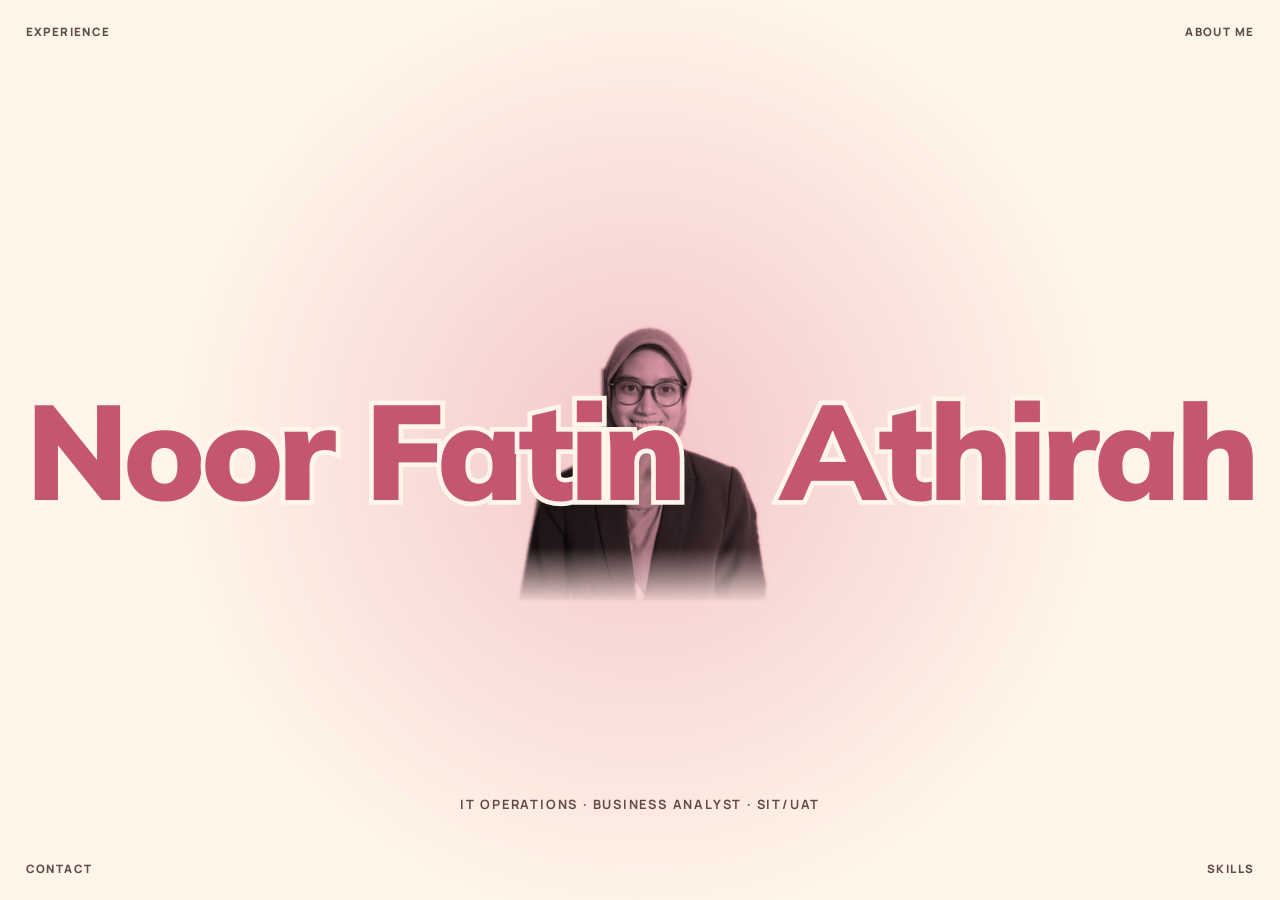
<file: index.html>
<!doctype html>
<html lang="en" class="cycle">
<head>
  <meta charset="utf-8">
  <meta name="viewport" content="width=device-width, initial-scale=1">
  <title>Noor Fatin Athirah — IT Professional</title>
  <meta name="description" content="Portfolio of Noor Fatin Athirah: IT operations, business analysis and SIT/UAT testing.">
  <link rel="preconnect" href="https://fonts.googleapis.com">
  <link rel="preconnect" href="https://fonts.gstatic.com" crossorigin>
  <link href="https://fonts.googleapis.com/css2?family=Manrope:wght@400;600;800&family=Mulish:wght@900&display=swap" rel="stylesheet">
  <link rel="stylesheet" href="style.css">
</head>
<body>
  <main class="home">
    <a class="corner tl" href="experience.html">Experience</a>
    <a class="corner tr" href="about.html">About me</a>
    <a class="corner bl" href="contact.html">Contact</a>
    <a class="corner br" href="skills.html">Skills</a>

    <h1 class="name">
      <span>Noor Fatin</span>
      <div class="portrait" role="img" aria-label="Portrait of Noor Fatin Athirah"></div>
      <span>Athirah</span>
    </h1>
    <p class="tag">IT Operations · Business Analyst · SIT/UAT</p>
  </main>
  <script src="script.js"></script>
</body>
</html>
</file>
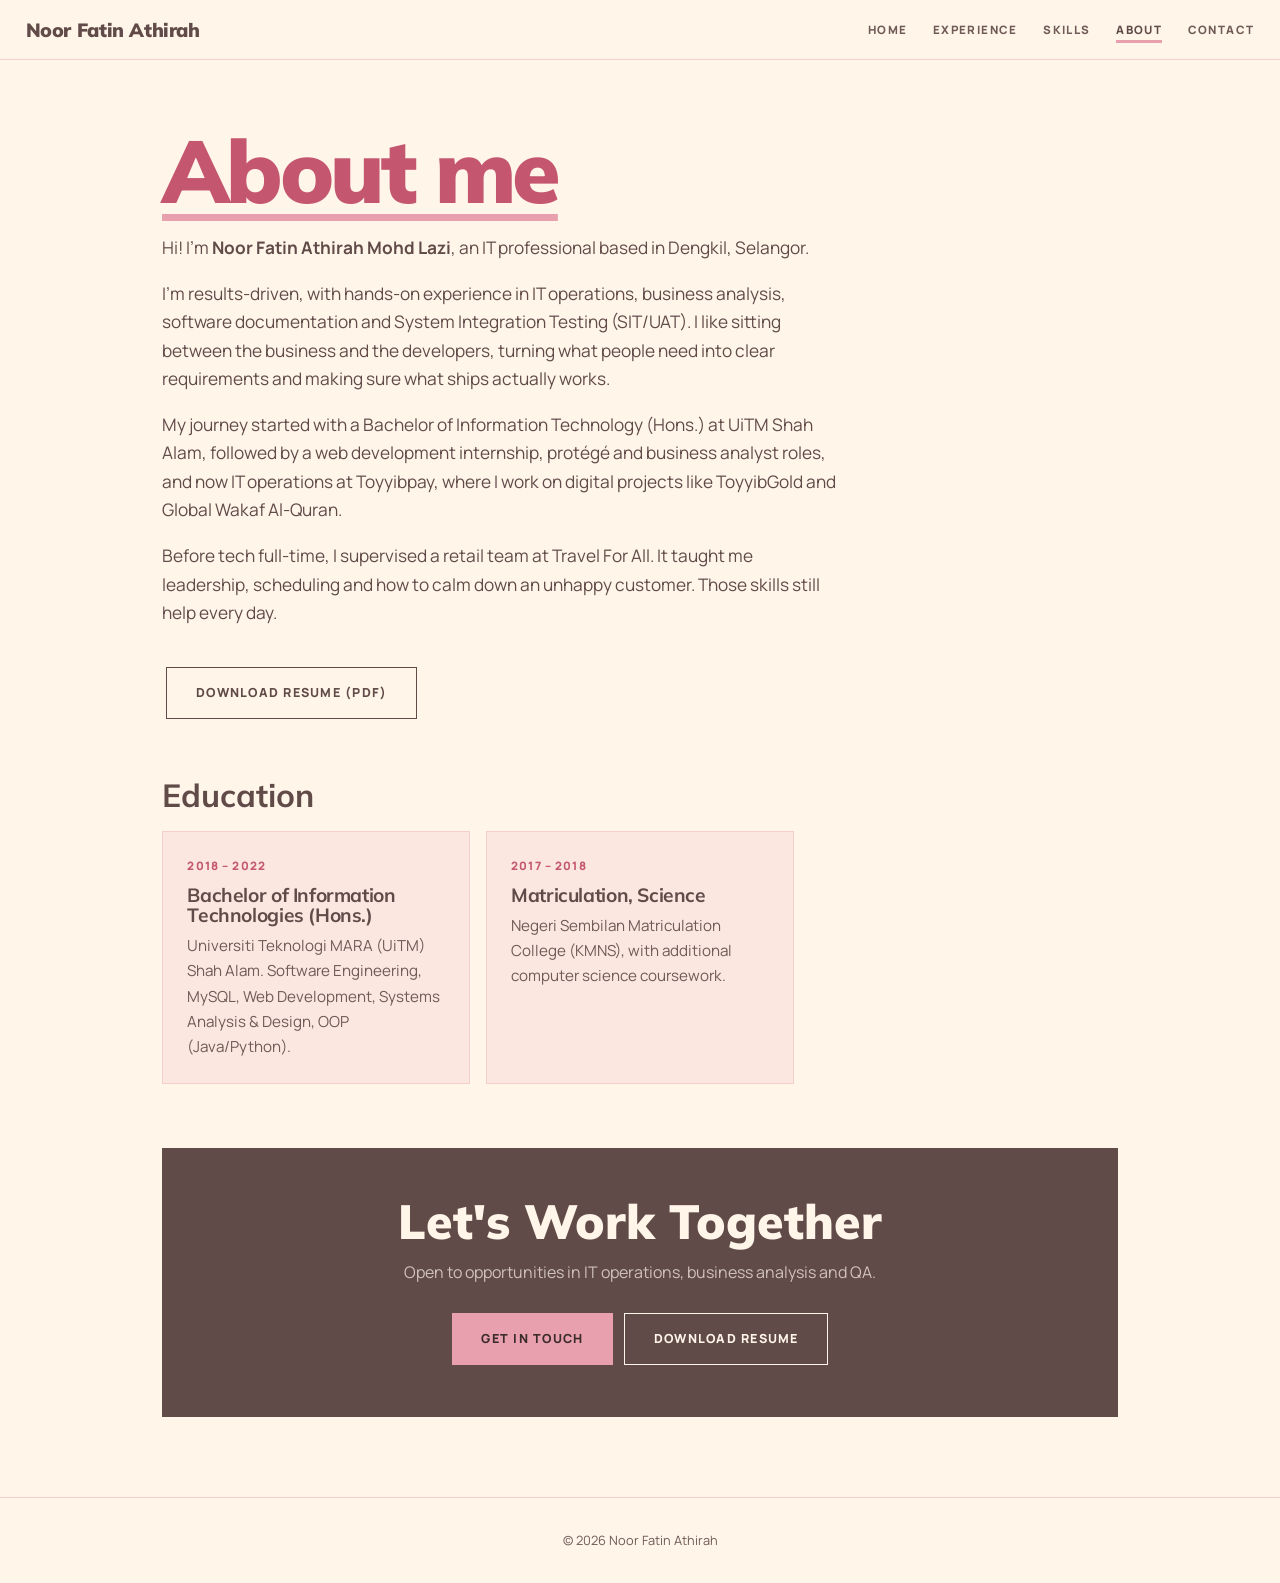
<file: about.html>
<!doctype html>
<html lang="en">
<head>
  <meta charset="utf-8">
  <meta name="viewport" content="width=device-width, initial-scale=1">
  <title>About — Noor Fatin Athirah</title>
  <link rel="preconnect" href="https://fonts.googleapis.com">
  <link rel="preconnect" href="https://fonts.gstatic.com" crossorigin>
  <link href="https://fonts.googleapis.com/css2?family=Manrope:wght@400;600;800&family=Mulish:wght@900&display=swap" rel="stylesheet">
  <link rel="stylesheet" href="style.css">
</head>
<body>
  <header class="bar">
    <a class="brand" href="index.html">Noor Fatin Athirah</a>
    <nav><a href="index.html">Home</a><a href="experience.html">Experience</a><a href="skills.html">Skills</a><a class="on" href="about.html">About</a><a href="contact.html">Contact</a></nav>
  </header>
  <main class="wrap">
    <h1>About me</h1>
    <div class="prose">
      <p>Hi! I'm <strong>Noor Fatin Athirah Mohd Lazi</strong>, an IT professional based in Dengkil, Selangor.</p>
      <p>I'm results-driven, with hands-on experience in IT operations, business analysis, software documentation and System Integration Testing (SIT/UAT). I like sitting between the business and the developers, turning what people need into clear requirements and making sure what ships actually works.</p>
      <p>My journey started with a Bachelor of Information Technology (Hons.) at UiTM Shah Alam, followed by a web development internship, protégé and business analyst roles, and now IT operations at Toyyibpay, where I work on digital projects like ToyyibGold and Global Wakaf Al-Quran.</p>
      <p>Before tech full-time, I supervised a retail team at Travel For All. It taught me leadership, scheduling and how to calm down an unhappy customer. Those skills still help every day.</p>
    </div>

    <p><a class="btn dl" href="resume.pdf" download="Noor-Fatin-Athirah-Resume.pdf" style="border-color:var(--fg)">Download resume (PDF)</a></p>

    <h2 style="margin:3.5rem 0 1.2rem;font-size:2rem;">Education</h2>
    <div class="grid">
      <article class="card"><div class="meta">2018 – 2022</div><h3>Bachelor of Information Technologies (Hons.)</h3><p>Universiti Teknologi MARA (UiTM) Shah Alam. Software Engineering, MySQL, Web Development, Systems Analysis &amp; Design, OOP (Java/Python).</p></article>
      <article class="card"><div class="meta">2017 – 2018</div><h3>Matriculation, Science</h3><p>Negeri Sembilan Matriculation College (KMNS), with additional computer science coursework.</p></article>
    </div>

    <section class="cta">
      <h2>Let's Work Together</h2>
      <p>Open to opportunities in IT operations, business analysis and QA.</p>
      <a class="btn solid" href="contact.html">Get in touch</a>
      <a class="btn" href="resume.pdf" download="Noor-Fatin-Athirah-Resume.pdf">Download resume</a>
    </section>
  </main>
  <footer>© <span id="y"></span> Noor Fatin Athirah</footer>
  <script src="script.js"></script>
</body>
</html>
</file>
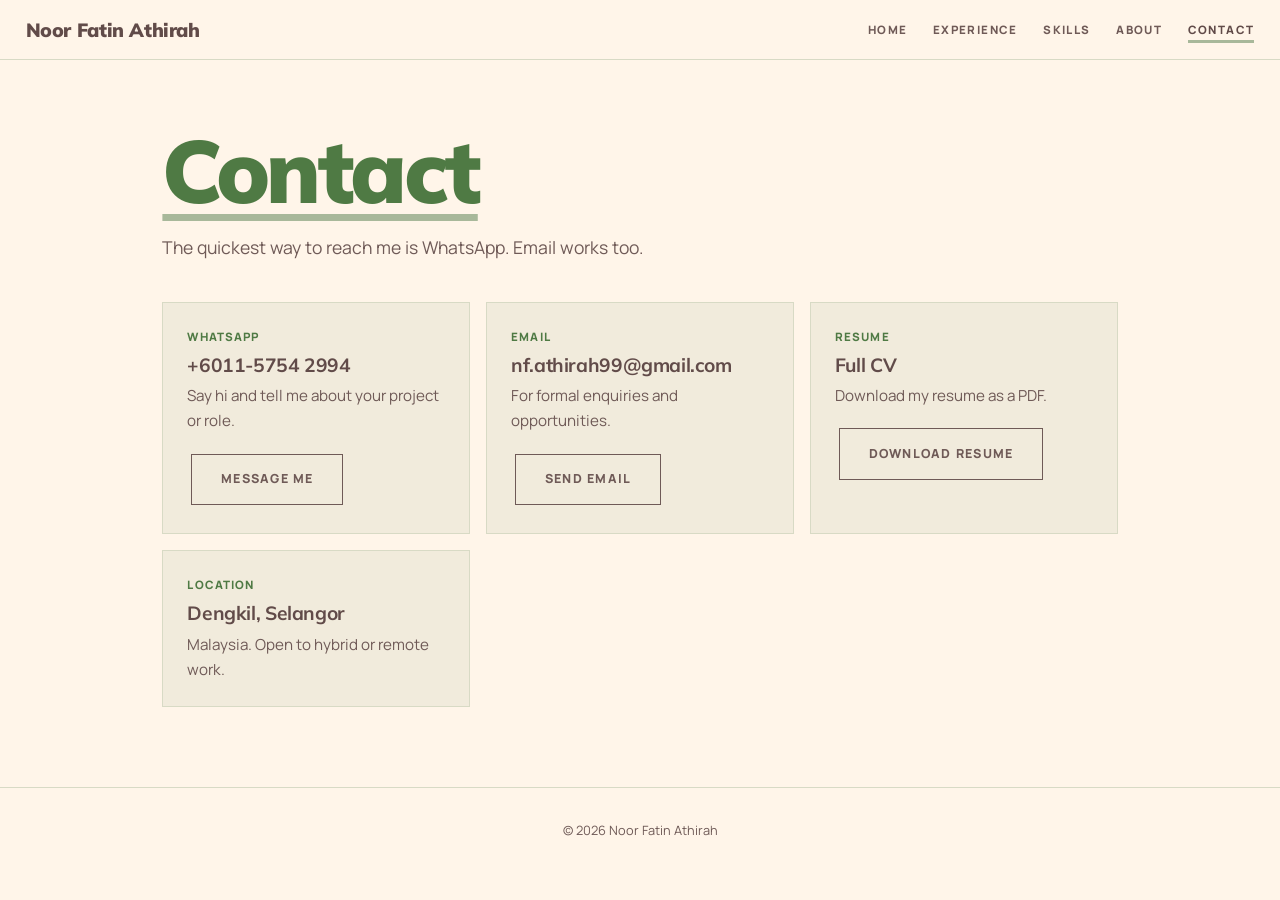
<file: contact.html>
<!doctype html>
<html lang="en" class="matcha">
<head>
  <meta charset="utf-8">
  <meta name="viewport" content="width=device-width, initial-scale=1">
  <title>Contact — Noor Fatin Athirah</title>
  <link rel="preconnect" href="https://fonts.googleapis.com">
  <link rel="preconnect" href="https://fonts.gstatic.com" crossorigin>
  <link href="https://fonts.googleapis.com/css2?family=Manrope:wght@400;600;800&family=Mulish:wght@900&display=swap" rel="stylesheet">
  <link rel="stylesheet" href="style.css">
</head>
<body>
  <header class="bar">
    <a class="brand" href="index.html">Noor Fatin Athirah</a>
    <nav><a href="index.html">Home</a><a href="experience.html">Experience</a><a href="skills.html">Skills</a><a href="about.html">About</a><a class="on" href="contact.html">Contact</a></nav>
  </header>
  <main class="wrap">
    <h1>Contact</h1>
    <p class="lead">The quickest way to reach me is WhatsApp. Email works too.</p>
    <div class="grid">
      <article class="card"><div class="meta">WhatsApp</div><h3>+6011-5754 2994</h3><p>Say hi and tell me about your project or role.</p><p style="margin-top:1rem"><a class="btn" href="https://wa.me/601157542994?text=Hi%20Athirah%2C%20I%20found%20your%20portfolio." target="_blank" rel="noopener">Message me</a></p></article>
      <article class="card"><div class="meta">Email</div><h3>nf.athirah99@gmail.com</h3><p>For formal enquiries and opportunities.</p><p style="margin-top:1rem"><a class="btn" href="mailto:nf.athirah99@gmail.com">Send email</a></p></article>
      <article class="card"><div class="meta">Resume</div><h3>Full CV</h3><p>Download my resume as a PDF.</p><p style="margin-top:1rem"><a class="btn" href="resume.pdf" download="Noor-Fatin-Athirah-Resume.pdf">Download resume</a></p></article>
      <article class="card"><div class="meta">Location</div><h3>Dengkil, Selangor</h3><p>Malaysia. Open to hybrid or remote work.</p></article>
    </div>
  </main>
  <footer>© <span id="y"></span> Noor Fatin Athirah</footer>
  <script src="script.js"></script>
</body>
</html>
</file>
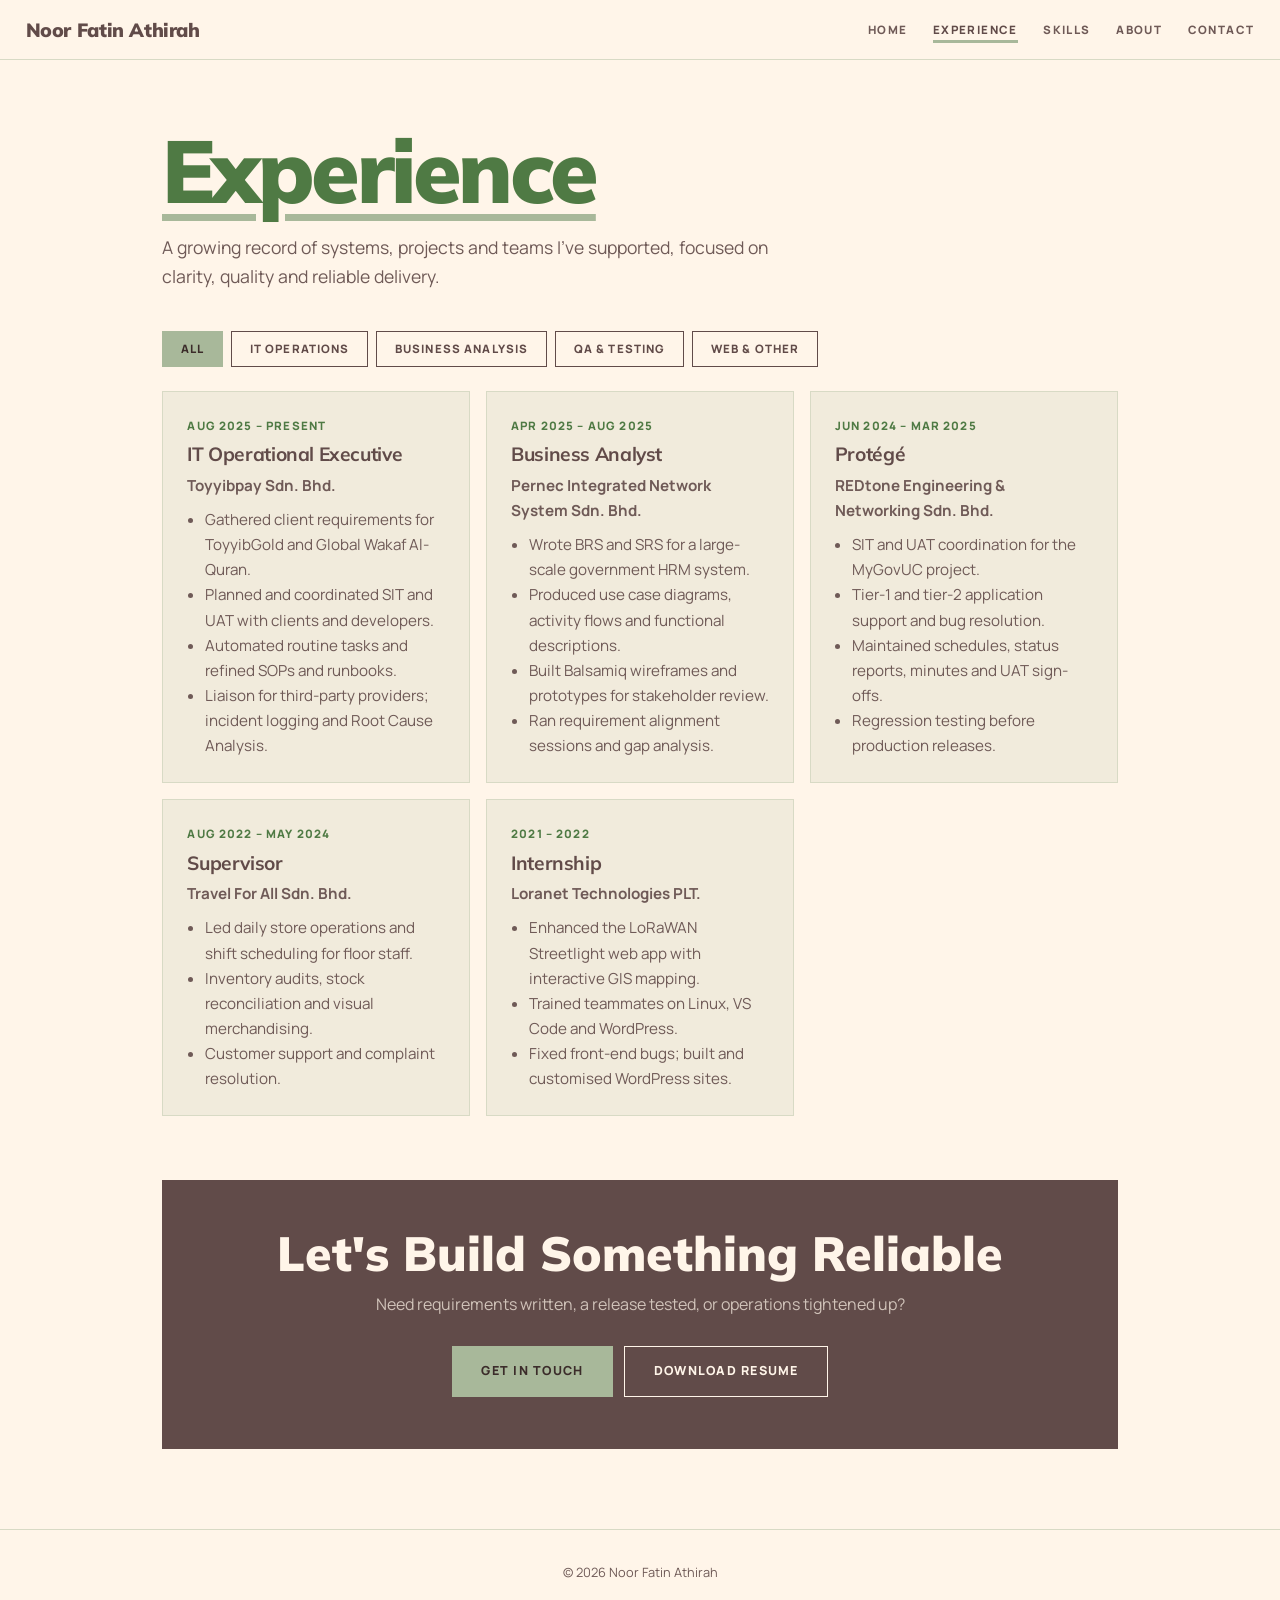
<file: experience.html>
<!doctype html>
<html lang="en" class="matcha">
<head>
  <meta charset="utf-8">
  <meta name="viewport" content="width=device-width, initial-scale=1">
  <title>Experience — Noor Fatin Athirah</title>
  <link rel="preconnect" href="https://fonts.googleapis.com">
  <link rel="preconnect" href="https://fonts.gstatic.com" crossorigin>
  <link href="https://fonts.googleapis.com/css2?family=Manrope:wght@400;600;800&family=Mulish:wght@900&display=swap" rel="stylesheet">
  <link rel="stylesheet" href="style.css">
</head>
<body>
  <header class="bar">
    <a class="brand" href="index.html">Noor Fatin Athirah</a>
    <nav><a href="index.html">Home</a><a class="on" href="experience.html">Experience</a><a href="skills.html">Skills</a><a href="about.html">About</a><a href="contact.html">Contact</a></nav>
  </header>
  <main class="wrap">
    <h1>Experience</h1>
    <p class="lead">A growing record of systems, projects and teams I've supported, focused on clarity, quality and reliable delivery.</p>

    <div class="tabs" id="tabs">
      <button class="on" data-f="all">All</button>
      <button data-f="ops">IT Operations</button>
      <button data-f="ba">Business Analysis</button>
      <button data-f="qa">QA &amp; Testing</button>
      <button data-f="dev">Web &amp; Other</button>
    </div>

    <div class="grid" id="cards">
      <article class="card" data-c="ops qa">
        <div class="meta">Aug 2025 – Present</div>
        <h3>IT Operational Executive</h3><p><strong>Toyyibpay Sdn. Bhd.</strong></p>
        <ul>
          <li>Gathered client requirements for ToyyibGold and Global Wakaf Al-Quran.</li>
          <li>Planned and coordinated SIT and UAT with clients and developers.</li>
          <li>Automated routine tasks and refined SOPs and runbooks.</li>
          <li>Liaison for third-party providers; incident logging and Root Cause Analysis.</li>
        </ul>
      </article>
      <article class="card" data-c="ba">
        <div class="meta">Apr 2025 – Aug 2025</div>
        <h3>Business Analyst</h3><p><strong>Pernec Integrated Network System Sdn. Bhd.</strong></p>
        <ul>
          <li>Wrote BRS and SRS for a large-scale government HRM system.</li>
          <li>Produced use case diagrams, activity flows and functional descriptions.</li>
          <li>Built Balsamiq wireframes and prototypes for stakeholder review.</li>
          <li>Ran requirement alignment sessions and gap analysis.</li>
        </ul>
      </article>
      <article class="card" data-c="qa ops">
        <div class="meta">Jun 2024 – Mar 2025</div>
        <h3>Protégé</h3><p><strong>REDtone Engineering &amp; Networking Sdn. Bhd.</strong></p>
        <ul>
          <li>SIT and UAT coordination for the MyGovUC project.</li>
          <li>Tier-1 and tier-2 application support and bug resolution.</li>
          <li>Maintained schedules, status reports, minutes and UAT sign-offs.</li>
          <li>Regression testing before production releases.</li>
        </ul>
      </article>
      <article class="card" data-c="dev">
        <div class="meta">Aug 2022 – May 2024</div>
        <h3>Supervisor</h3><p><strong>Travel For All Sdn. Bhd.</strong></p>
        <ul>
          <li>Led daily store operations and shift scheduling for floor staff.</li>
          <li>Inventory audits, stock reconciliation and visual merchandising.</li>
          <li>Customer support and complaint resolution.</li>
        </ul>
      </article>
      <article class="card" data-c="dev">
        <div class="meta">2021 – 2022</div>
        <h3>Internship</h3><p><strong>Loranet Technologies PLT.</strong></p>
        <ul>
          <li>Enhanced the LoRaWAN Streetlight web app with interactive GIS mapping.</li>
          <li>Trained teammates on Linux, VS Code and WordPress.</li>
          <li>Fixed front-end bugs; built and customised WordPress sites.</li>
        </ul>
      </article>
    </div>

    <section class="cta">
      <h2>Let's Build Something Reliable</h2>
      <p>Need requirements written, a release tested, or operations tightened up?</p>
      <a class="btn solid" href="contact.html">Get in touch</a>
      <a class="btn" href="resume.pdf" download="Noor-Fatin-Athirah-Resume.pdf">Download resume</a>
    </section>
  </main>
  <footer>© <span id="y"></span> Noor Fatin Athirah</footer>
  <script src="script.js"></script>
</body>
</html>
</file>
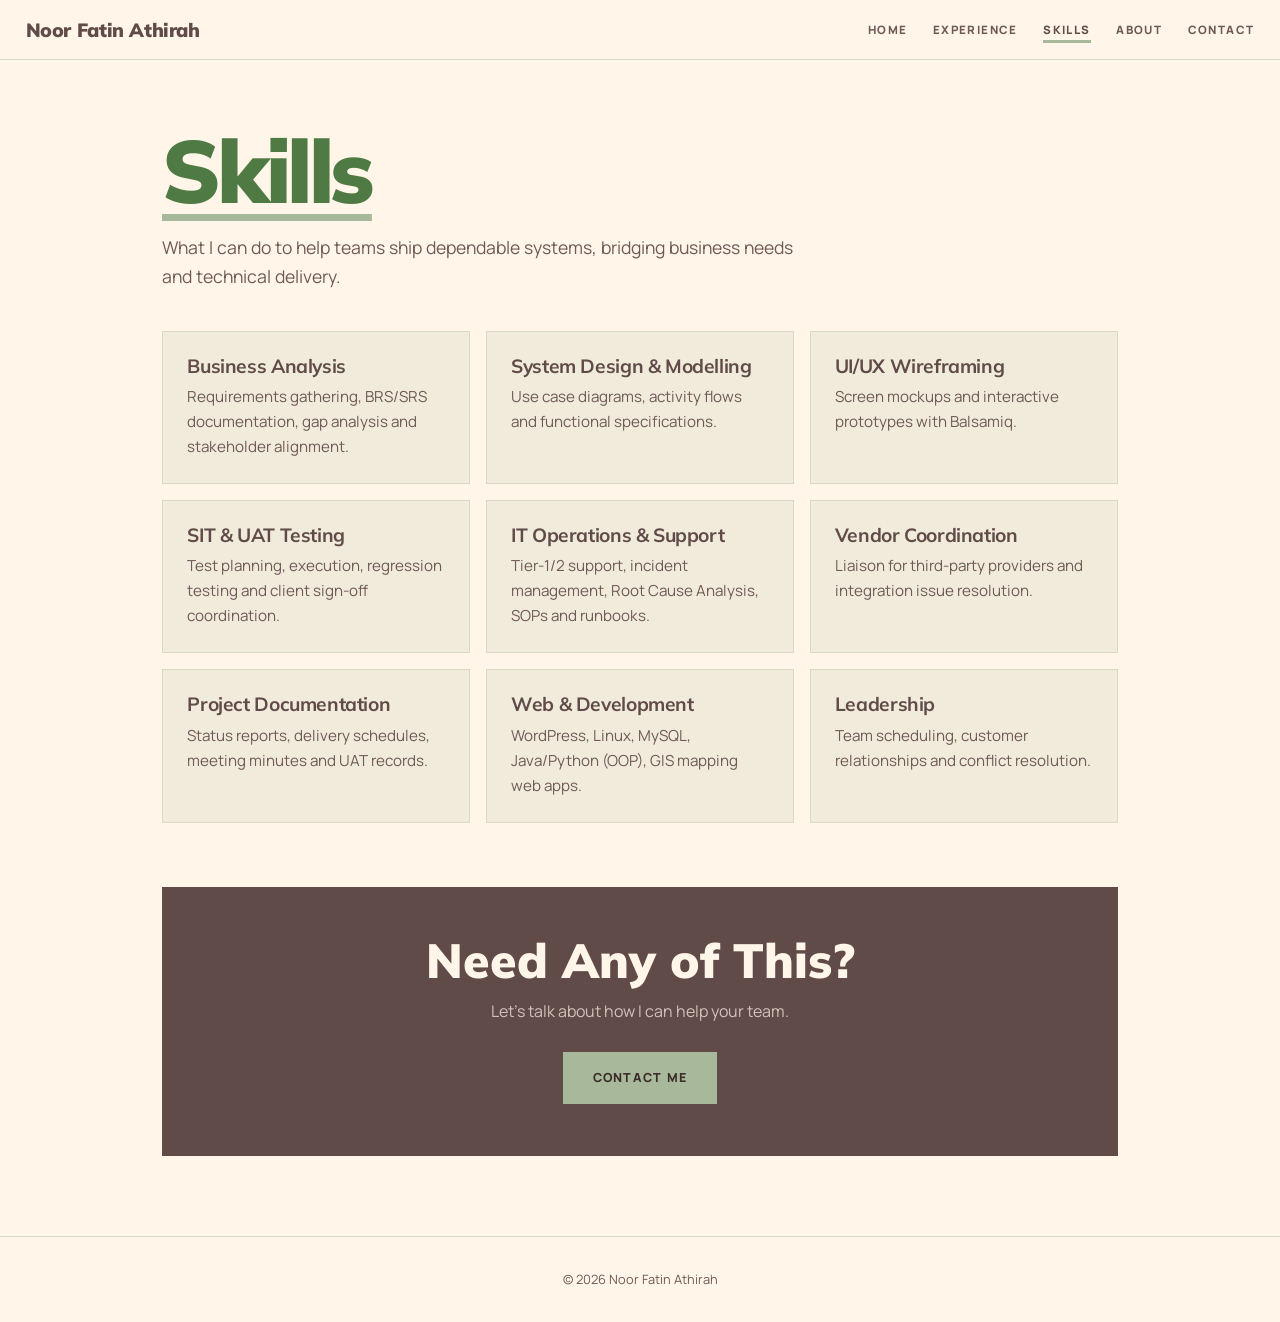
<file: skills.html>
<!doctype html>
<html lang="en" class="matcha">
<head>
  <meta charset="utf-8">
  <meta name="viewport" content="width=device-width, initial-scale=1">
  <title>Skills — Noor Fatin Athirah</title>
  <link rel="preconnect" href="https://fonts.googleapis.com">
  <link rel="preconnect" href="https://fonts.gstatic.com" crossorigin>
  <link href="https://fonts.googleapis.com/css2?family=Manrope:wght@400;600;800&family=Mulish:wght@900&display=swap" rel="stylesheet">
  <link rel="stylesheet" href="style.css">
</head>
<body>
  <header class="bar">
    <a class="brand" href="index.html">Noor Fatin Athirah</a>
    <nav><a href="index.html">Home</a><a href="experience.html">Experience</a><a class="on" href="skills.html">Skills</a><a href="about.html">About</a><a href="contact.html">Contact</a></nav>
  </header>
  <main class="wrap">
    <h1>Skills</h1>
    <p class="lead">What I can do to help teams ship dependable systems, bridging business needs and technical delivery.</p>
    <div class="grid">
      <article class="card"><h3>Business Analysis</h3><p>Requirements gathering, BRS/SRS documentation, gap analysis and stakeholder alignment.</p></article>
      <article class="card"><h3>System Design &amp; Modelling</h3><p>Use case diagrams, activity flows and functional specifications.</p></article>
      <article class="card"><h3>UI/UX Wireframing</h3><p>Screen mockups and interactive prototypes with Balsamiq.</p></article>
      <article class="card"><h3>SIT &amp; UAT Testing</h3><p>Test planning, execution, regression testing and client sign-off coordination.</p></article>
      <article class="card"><h3>IT Operations &amp; Support</h3><p>Tier-1/2 support, incident management, Root Cause Analysis, SOPs and runbooks.</p></article>
      <article class="card"><h3>Vendor Coordination</h3><p>Liaison for third-party providers and integration issue resolution.</p></article>
      <article class="card"><h3>Project Documentation</h3><p>Status reports, delivery schedules, meeting minutes and UAT records.</p></article>
      <article class="card"><h3>Web &amp; Development</h3><p>WordPress, Linux, MySQL, Java/Python (OOP), GIS mapping web apps.</p></article>
      <article class="card"><h3>Leadership</h3><p>Team scheduling, customer relationships and conflict resolution.</p></article>
    </div>
    <section class="cta">
      <h2>Need Any of This?</h2>
      <p>Let's talk about how I can help your team.</p>
      <a class="btn solid" href="contact.html">Contact me</a>
    </section>
  </main>
  <footer>© <span id="y"></span> Noor Fatin Athirah</footer>
  <script src="script.js"></script>
</body>
</html>
</file>
<file: style.css>
@property --accent { syntax:'<color>'; inherits:true; initial-value:#E8A0AE; }
:root { --bg:#FFF5E9; --fg:#614b49; --muted:#6f5a57; --berry:#C4566F; --deep:#C4566F; --accent:#E8A0AE; --ink:#3b2c2a;
  --line:color-mix(in srgb,var(--accent) 45%,var(--bg)); --card:color-mix(in srgb,var(--accent) 16%,var(--bg)); }
@media (prefers-color-scheme: dark) {
    :root { --bg:#2b2221; --fg:#FFF5E9; --muted:#d6c3bd; --berry:#F0A3B3; --deep:#F0A3B3; }
}
* { box-sizing:border-box; }
html { scroll-behavior:smooth; }
body { margin:0; background:var(--bg); color:var(--fg); font-family:Manrope,system-ui,sans-serif; line-height:1.65; }
a { color:inherit; }
h1,h2,h3 { font-family:Mulish,Manrope,sans-serif; line-height:1.05; margin:0; }

/* ---------- Home ---------- */
.home { min-height:100vh; display:grid; place-items:center; position:relative; overflow:hidden; }
.corner { position:fixed; font-size:.72rem; font-weight:800; letter-spacing:.12em; text-transform:uppercase; text-decoration:none; padding:1.4rem 1.6rem; z-index:5; }
.corner:hover { text-decoration:underline; text-underline-offset:4px; }
.tl { top:0; left:0; } .tr { top:0; right:0; } .bl { bottom:0; left:0; } .br { bottom:0; right:0; }
.name { display:flex; justify-content:space-between; align-items:center; width:min(96vw,1400px); font-size:clamp(2.8rem,10.5vw,9rem); font-weight:900; letter-spacing:-.04em; position:relative; }
.name span { position:relative; z-index:1; }
.portrait { position:absolute; left:50%; top:50%; transform:translate(-50%,-50%); width:clamp(120px,22vw,300px); aspect-ratio:4/3.3; z-index:2;
  background:#bdbdbd url("photo.png") center top/cover; overflow:hidden; transition:transform .6s cubic-bezier(.2,.7,.2,1); }
.name:hover .portrait { transform:translate(-50%,-50%) scale(1.06); }
.tag { position:absolute; bottom:22vh; width:100%; text-align:center; color:var(--muted); font-size:.95rem; }

/* ---------- Inner pages ---------- */
.bar { position:sticky; top:0; z-index:10; display:flex; justify-content:space-between; align-items:center; padding:1.1rem 1.6rem; background:var(--bg); border-bottom:1px solid var(--line); }
.brand { font:900 1.2rem Mulish,sans-serif; text-decoration:none; letter-spacing:-.02em; }
.bar nav { display:flex; gap:1.6rem; }
.bar nav a { font-size:.72rem; font-weight:800; letter-spacing:.12em; text-transform:uppercase; text-decoration:none; color:var(--muted); }
.bar nav a:hover, .bar nav a.on { color:var(--fg); }
.wrap { max-width:1000px; margin:0 auto; padding:4rem 1.4rem 5rem; }
.wrap > h1 { font-size:clamp(2.4rem,8vw,5.5rem); font-weight:900; letter-spacing:-.04em; margin-bottom:1rem; }
.lead { color:var(--muted); font-size:1.1rem; max-width:640px; margin:0 0 2.5rem; }
.prose p { max-width:680px; font-size:1.08rem; }

.grid { display:grid; grid-template-columns:repeat(auto-fill,minmax(280px,1fr)); gap:1rem; }
.card { background:var(--card); border:1px solid var(--line); padding:1.5rem; transition:transform .25s, border-color .25s; }
.card:hover { transform:translateY(-4px); border-color:var(--fg); }
.card h3 { font-size:1.2rem; margin-bottom:.5rem; letter-spacing:-.02em; }
.card p, .card li { color:var(--muted); font-size:.95rem; margin:0; }
.card ul { padding-left:1.1rem; margin:.6rem 0 0; }
.card .meta { font-size:.72rem; font-weight:800; letter-spacing:.1em; text-transform:uppercase; color:var(--muted); margin-bottom:.6rem; }

.tabs { display:flex; flex-wrap:wrap; gap:.5rem; margin-bottom:1.5rem; }
.tabs button { font:800 .72rem Manrope,sans-serif; letter-spacing:.1em; text-transform:uppercase; padding:.6rem 1.1rem; border:1px solid var(--fg); background:transparent; color:var(--fg); cursor:pointer; }
.tabs button.on, .tabs button:hover { background:var(--fg); color:var(--bg); }
.card.hide { display:none; }

.cta { margin-top:4rem; padding:3rem 1.5rem; background:var(--fg); color:var(--bg); text-align:center; }
.cta h2 { font-size:clamp(1.8rem,5vw,3rem); font-weight:900; margin-bottom:.8rem; }
.cta p { opacity:.7; margin:0 0 1.5rem; }
.btn { display:inline-block; padding:.9rem 1.8rem; border:1px solid currentColor; font-weight:800; font-size:.78rem; letter-spacing:.1em; text-transform:uppercase; text-decoration:none; margin:.25rem; }
.btn.solid { background:var(--bg); color:var(--fg); border-color:var(--bg); }
.btn:hover { opacity:.8; }
footer { text-align:center; color:var(--muted); font-size:.8rem; padding:2rem 1rem; border-top:1px solid var(--line); }

@media (max-width:640px) {
  .bar { flex-direction:column; gap:.6rem; }
  .bar nav { gap:1rem; flex-wrap:wrap; justify-content:center; }
  .name { flex-direction:column; gap:.4rem; font-size:clamp(3rem,16vw,6rem); }
  .portrait { position:relative; left:auto; top:auto; transform:none; order:1; width:55vw; margin:.5rem 0; }
  .name:hover .portrait { transform:none; }
  .name span { order:0; } .name span:last-child { order:2; }
  .tag { bottom:14vh; }
}

/* ---------- Motion ---------- */
@keyframes fadeIn { from { opacity:0 } to { opacity:1 } }
@keyframes wave { 0%,100% { transform:translateY(0) } 50% { transform:translateY(-.08em) } }
@keyframes zoomOut { from { transform:scale(1.35); opacity:0 } to { transform:scale(1); opacity:1 } }
@keyframes revealUp { from { clip-path:inset(100% 0 0 0) } to { clip-path:inset(0) } }
@keyframes rise { from { opacity:0; transform:translateY(24px) } to { opacity:1; transform:none } }

/* home intro: whole stage zooms out, letters fade in one by one, portrait wipes up */
.name { animation:zoomOut 1.4s cubic-bezier(.16,1,.3,1) both; }
.name .ch { display:inline-block; opacity:0; animation:fadeIn .4s forwards; animation-delay:calc(var(--i) * 60ms + .3s); }
.name:hover .ch { animation:fadeIn .3s forwards, wave 1.6s ease-in-out infinite; animation-delay:0s, calc(var(--i) * 70ms); opacity:1; }
.portrait { animation:revealUp 1.1s cubic-bezier(.77,0,.18,1) .5s both; }
.portrait::after { content:""; position:absolute; inset:0; background:url("photo.png") center top/cover; transform:scale(1.25); transition:transform 1.2s cubic-bezier(.2,.7,.2,1); }
.name:hover .portrait::after { transform:scale(1); }
.tag { animation:rise .9s ease 1.6s both; }
.corner { animation:fadeIn .8s ease 1.2s both; transition:transform .3s ease, letter-spacing .3s ease; }
.tl:hover { transform:translate(6px,6px); } .tr:hover { transform:translate(-6px,6px); }
.bl:hover { transform:translate(6px,-6px); } .br:hover { transform:translate(-6px,-6px); }
.corner:hover { letter-spacing:.2em; }

/* inner pages */
.bar nav a { position:relative; }
.bar nav a::after { content:""; position:absolute; left:0; bottom:-4px; height:2px; width:100%; background:var(--fg); transform:scaleX(0); transform-origin:left; transition:transform .3s ease; }
.bar nav a:hover::after, .bar nav a.on::after { transform:scaleX(1); }
.brand { transition:letter-spacing .3s ease; } .brand:hover { letter-spacing:.02em; }
.wrap > h1 { animation:zoomOut 1s cubic-bezier(.16,1,.3,1) both; transform-origin:left center; }
.lead { animation:rise .8s ease .25s both; }
.reveal { opacity:0; transform:translateY(32px) scale(.97); transition:opacity .7s ease, transform .7s cubic-bezier(.2,.7,.2,1); transition-delay:var(--d,0ms); }
.reveal.in { opacity:1; transform:none; }
.card { transition:transform .35s cubic-bezier(.2,.7,.2,1), border-color .25s, background .25s, color .25s, box-shadow .35s; }
.card:hover { transform:translateY(-6px) scale(1.02); box-shadow:0 14px 30px rgba(0,0,0,.12); }
.btn { transition:background .25s, color .25s, transform .25s; }
.btn:hover { opacity:1; background:var(--bg); color:var(--fg); transform:translateY(-2px); }
.btn.solid:hover { background:transparent; color:var(--bg); }
.cta .btn:hover { background:transparent; color:var(--bg); }
.dl { display:inline-block; margin-top:1.4rem; }

@media (prefers-reduced-motion: reduce) {
  *, *::before, *::after { animation:none !important; transition:none !important; }
  .name .ch, .reveal, .corner, .tag { opacity:1 !important; transform:none !important; }
}

/* ---------- v3: cutout portrait behind text + big-to-small intro ---------- */
@keyframes introZoom { from { transform:translate(-50%,-50%) scale(4.4) } to { transform:translate(-50%,-50%) scale(1) } }
@keyframes introZoomFlat { from { transform:scale(3.2) } to { transform:scale(1) } }
.name { animation:none; }
.name > span { position:static; z-index:auto; }
.portrait { background:url("photo-cutout.png") center bottom/contain no-repeat; width:clamp(190px,30vw,430px); aspect-ratio:324/298; overflow:visible;
  z-index:1; animation:introZoom 1.9s cubic-bezier(.76,0,.24,1) .2s backwards;
  -webkit-mask-image:linear-gradient(#000 82%,transparent); mask-image:linear-gradient(#000 82%,transparent); }
.portrait::after { display:none; }
.name:hover .portrait { transform:translate(-50%,-50%) scale(1.05); }
/* text sits on top; difference blend keeps it readable over the dark blazer */
.name .ch { position:relative; z-index:3; color:#fff; mix-blend-mode:difference; animation-delay:calc(var(--i) * 60ms + 1.8s); }
.name:hover .ch { animation-delay:0s, calc(var(--i) * 70ms); }
.corner { animation-delay:2.3s; }
.tag { animation-delay:2.5s; }
@media (max-width:640px) {
  .portrait { animation-name:introZoomFlat; width:62vw; }
  .name:hover .portrait { transform:none; }
}
@media (prefers-reduced-motion: reduce) { .portrait { animation:none !important; } }

/* ---------- v4: strawberry matcha ---------- */
@keyframes tint { 0%,100% { --accent:#E8A0AE } 50% { --accent:#A8B89A } }
html.cycle { animation:tint 12s ease-in-out infinite; }
.home { background:radial-gradient(circle at 50% 52%, color-mix(in srgb,var(--accent) 38%,transparent), transparent 58%); }
.portrait { background:url("photo-cutout.png") center bottom/contain no-repeat, linear-gradient(var(--accent),var(--accent)); background-blend-mode:multiply;
  -webkit-mask:url("photo-cutout.png") center bottom/contain no-repeat, linear-gradient(#000 82%,transparent); -webkit-mask-composite:source-in;
  mask:url("photo-cutout.png") center bottom/contain no-repeat, linear-gradient(#000 82%,transparent); mask-composite:intersect; }
.corner:hover { text-decoration-color:var(--accent); text-decoration-thickness:3px; }
.bar nav a::after { background:var(--accent); height:3px; }
.card:hover { border-color:var(--accent); box-shadow:0 14px 30px color-mix(in srgb,var(--accent) 45%,transparent); }
.tabs button { border-color:var(--fg); }
.tabs button.on, .tabs button:hover { background:var(--accent); color:var(--ink); border-color:var(--accent); }
.cta { background:var(--fg); color:var(--bg); }
.btn.solid, .cta .btn.solid { background:var(--accent); color:var(--ink); border-color:var(--accent); }
.btn:hover, .btn.solid:hover, .cta .btn:hover { background:transparent; color:inherit; }
.cta .btn:hover { color:var(--bg); border-color:var(--accent); }
.btn.solid:hover { color:var(--bg); }
.wrap > h1 { text-decoration:underline; text-decoration-color:var(--accent); text-decoration-thickness:.08em; text-underline-offset:.12em; }
::selection { background:var(--accent); color:var(--ink); }

/* ---------- v5: readability + matcha pages ---------- */
html.matcha { --accent:#A8B89A; --deep:#4F7A44; }
@media (prefers-color-scheme: dark) { html.matcha { --deep:#B9D3A0; } }
/* hero name: solid strawberry with a bg-coloured halo so it reads over the photo */
.name .ch { mix-blend-mode:normal; color:var(--berry); -webkit-text-stroke:.07em var(--bg); paint-order:stroke fill; }
.portrait { width:clamp(180px,26vw,380px); filter:brightness(1.15); }
.home { background:radial-gradient(ellipse 36% 52% at 50% 50%, color-mix(in srgb,var(--accent) 55%,transparent), transparent); }
/* tagline sits below the photo, never on it */
.tag { bottom:max(3.2rem,8vh); color:var(--fg); font-weight:700; letter-spacing:.14em; text-transform:uppercase; font-size:.8rem; z-index:4; }
.wrap > h1 { color:var(--deep); }
.card .meta { color:var(--deep); }
.lead { color:var(--muted); }
@media (max-width:640px) { .tag { bottom:max(2.5rem,6vh); } .portrait { filter:brightness(1.15); } }
</file>
